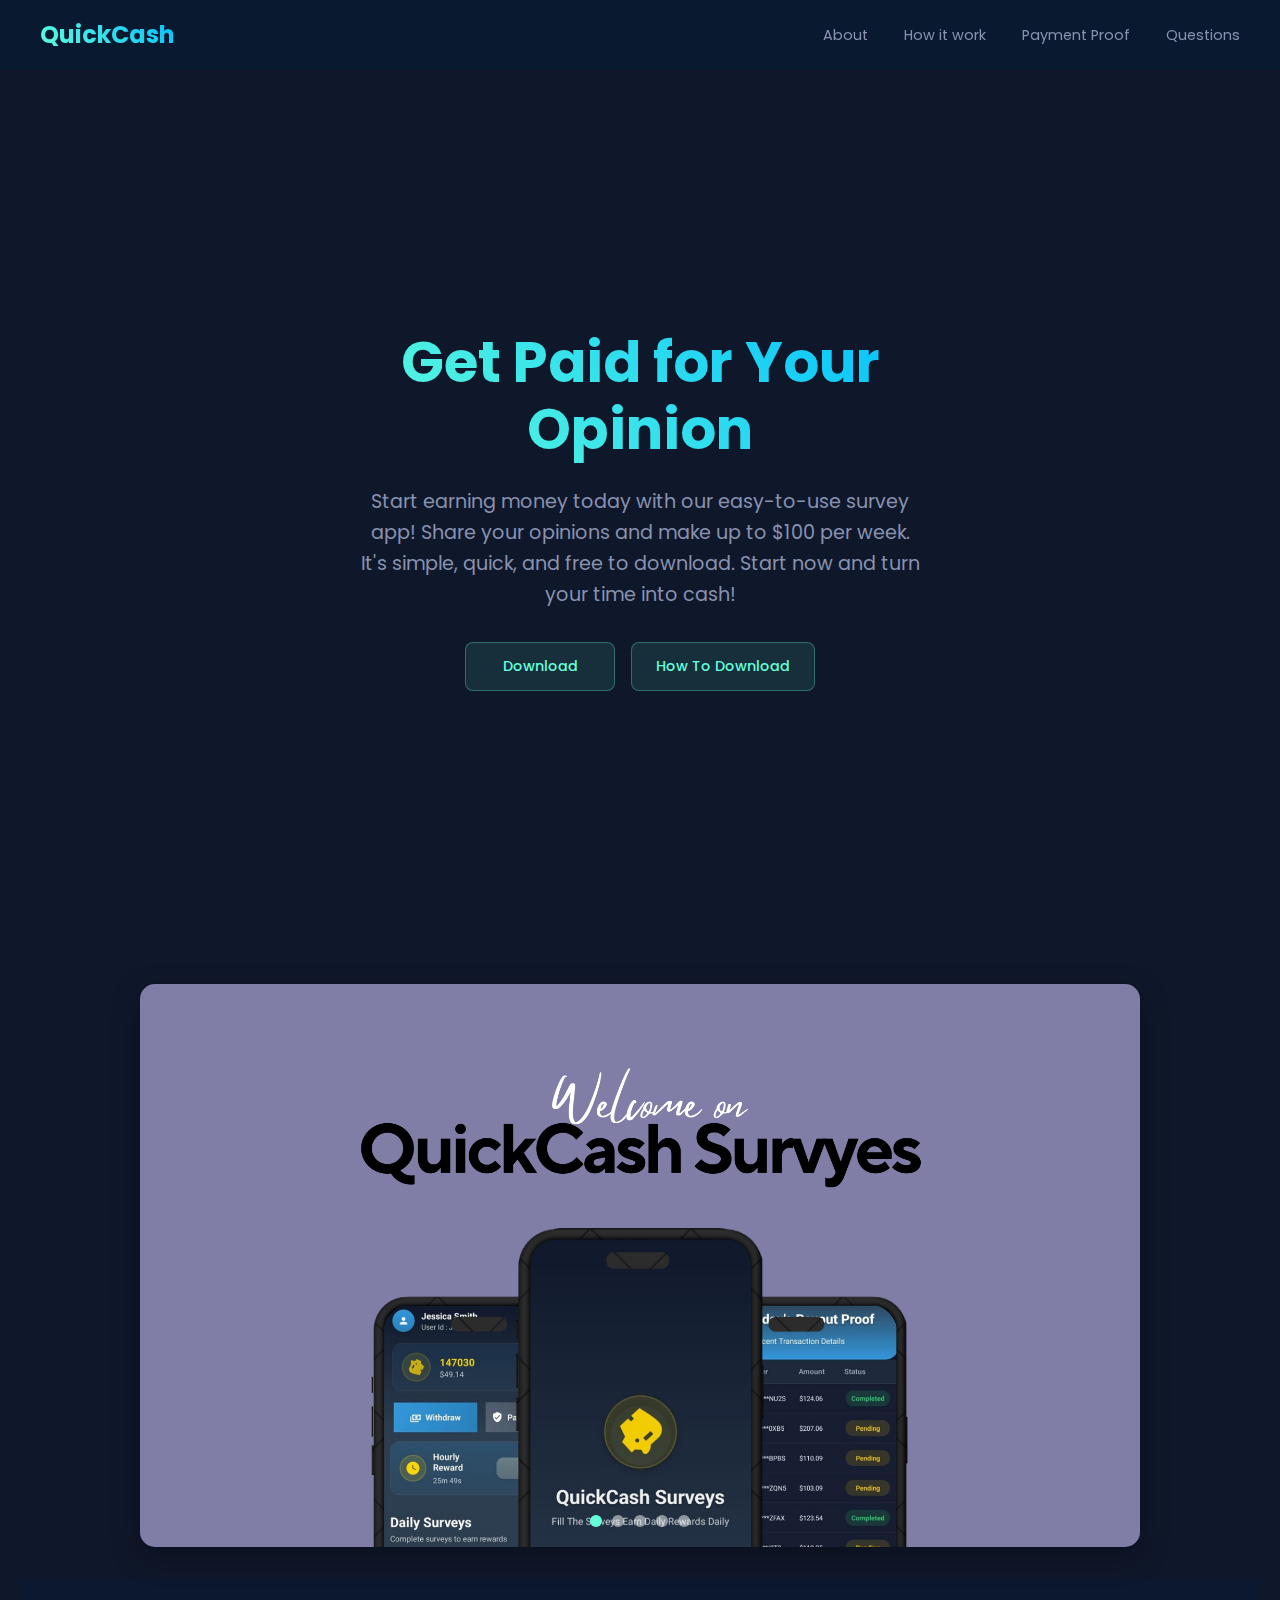
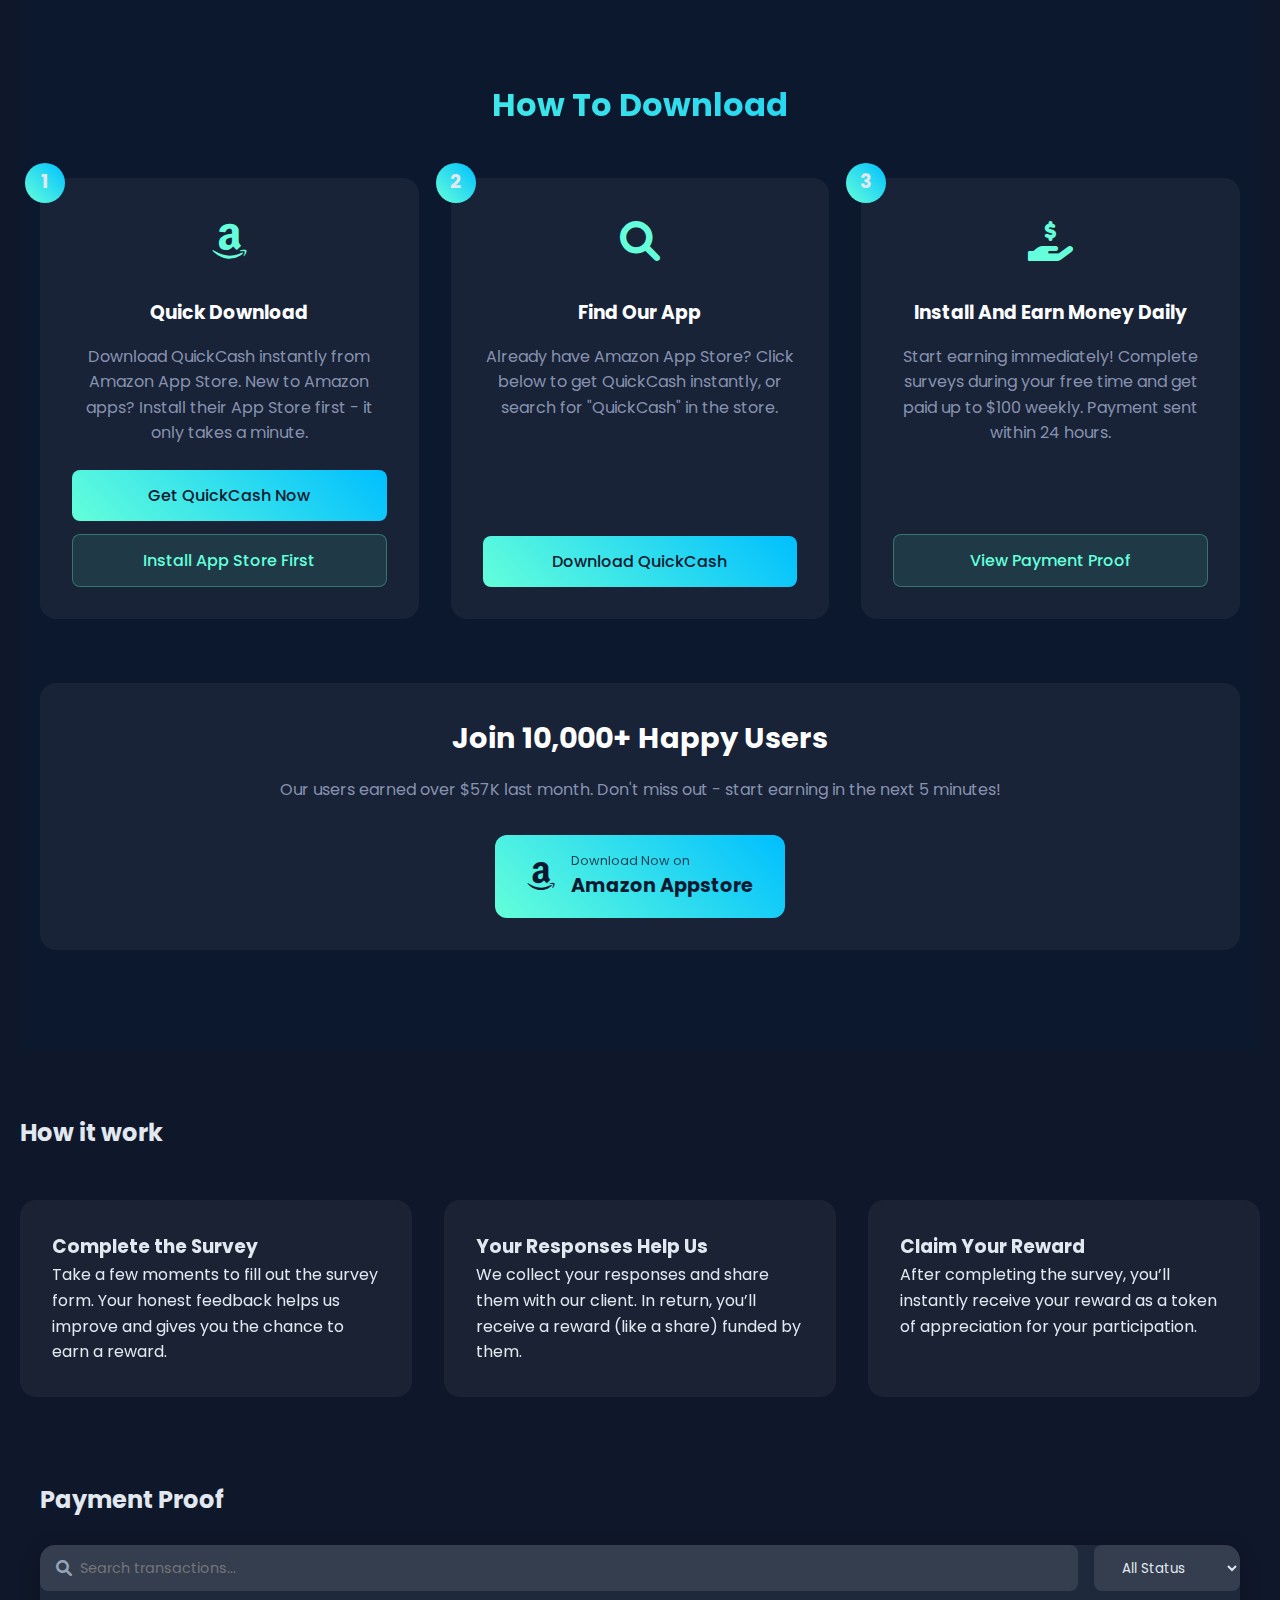
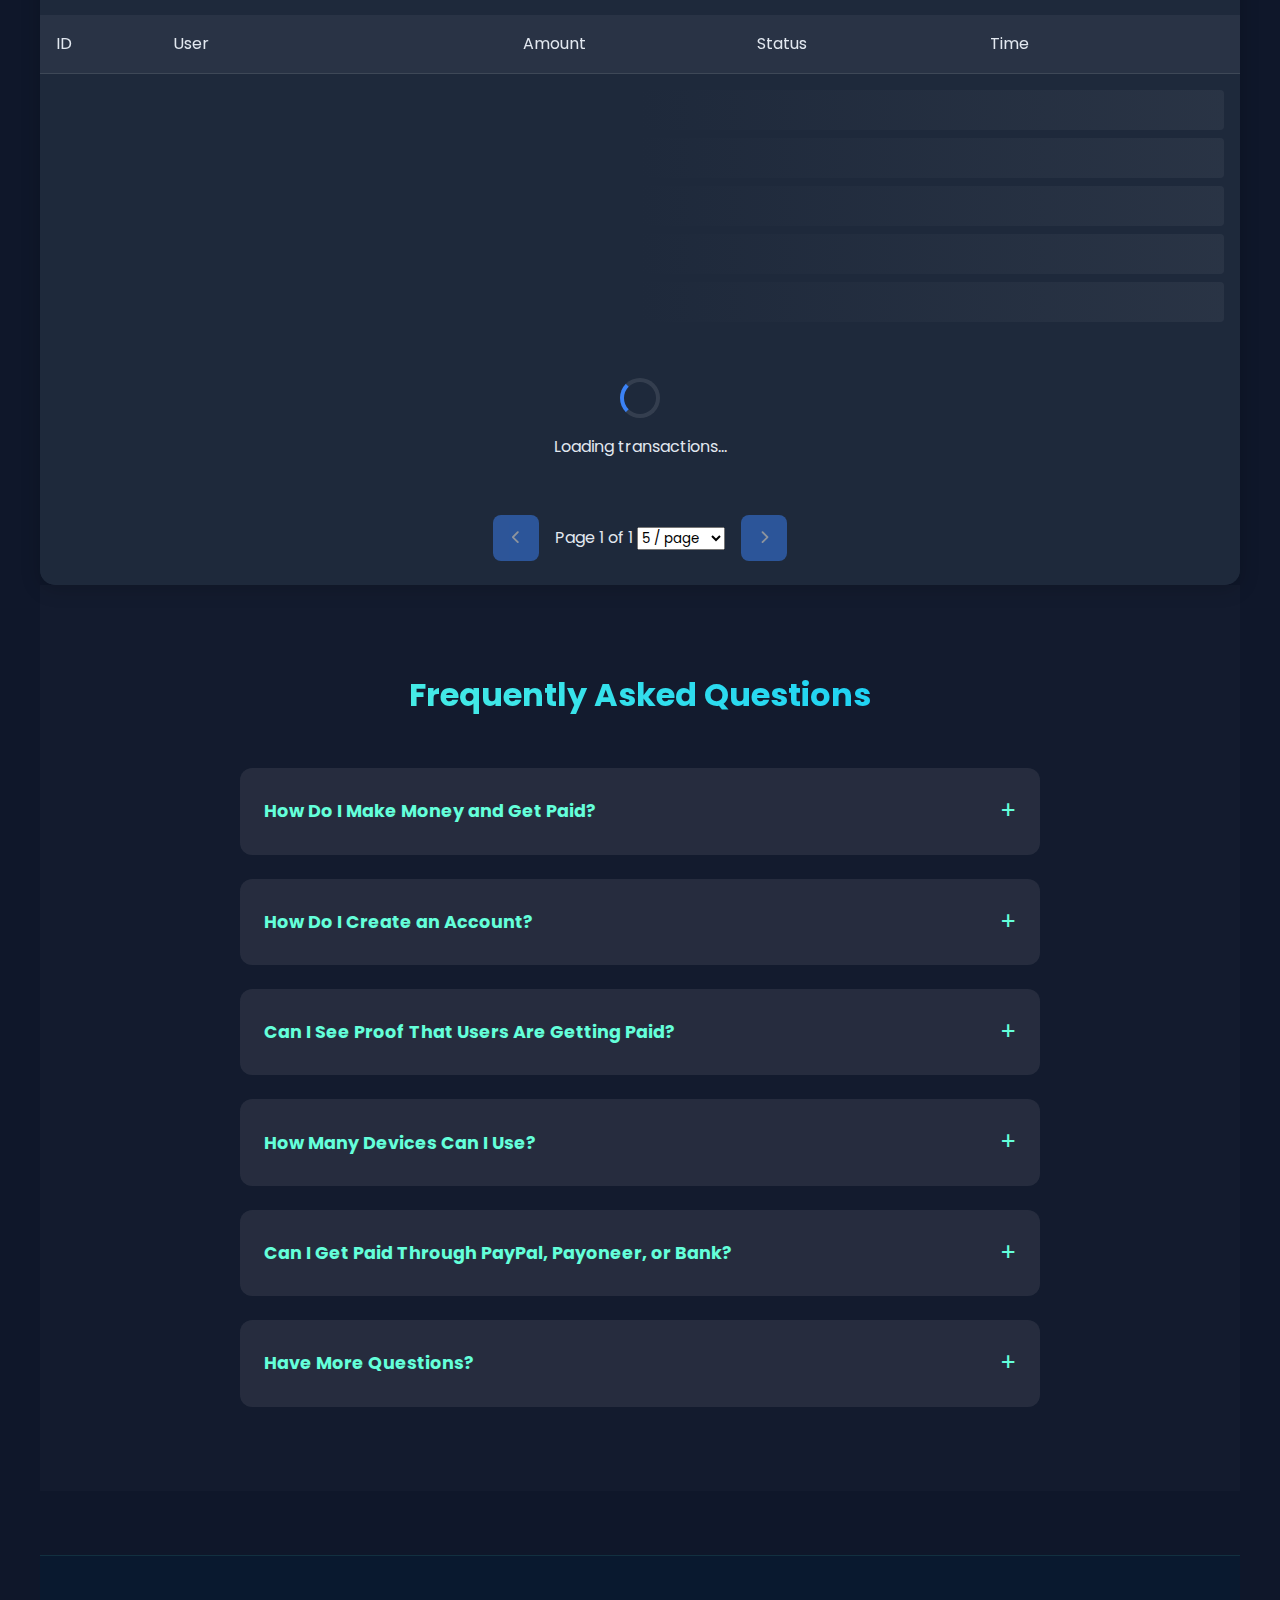
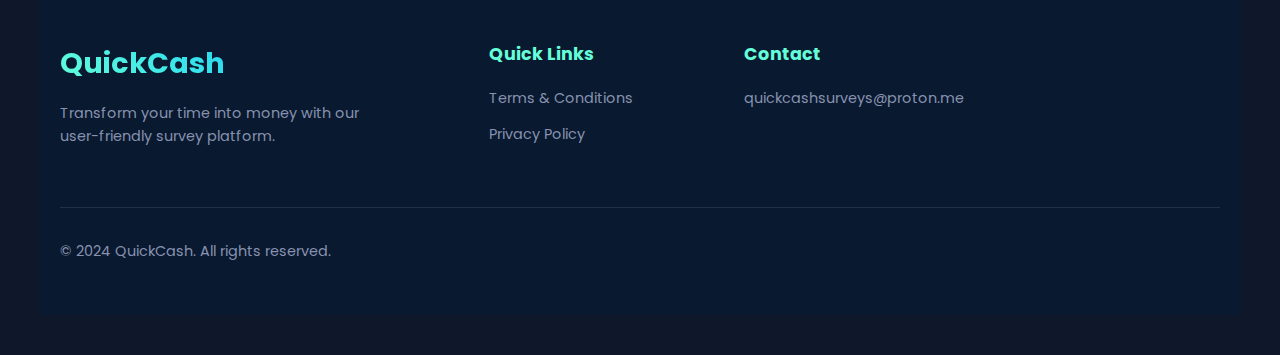
<file: index.html>
<!DOCTYPE html>
<html>

<head>
  <meta name="viewport" content="width=device-width, initial-scale=1.0">
  <link rel="stylesheet" href="style/style.css">
  <link href="https://fonts.googleapis.com/css2?family=Poppins:wght@300;400;500;600;700;800&display=swap" rel="stylesheet">
  <link href="https://cdnjs.cloudflare.com/ajax/libs/font-awesome/6.0.0/css/all.min.css" rel="stylesheet">
  <link href="style/payment.css" rel="stylesheet">
  <!-- Include Adcash library -->
  <script id="aclib" type="text/javascript" src="//acscdn.com/script/aclib.js"></script>
</head>

<body>
  <header>
    <div class="header-content">
      <div class="logo">QuickCash</div>
      <nav>

        <a href="#about">About</a>
        <a href="#features">How it work</a>
        <a href="#payment">Payment Proof</a>
        <a href="#faq">Questions</a>
      </nav>
      <div class="menu-btn">☰</div>
    </div>
  </header>

  <div class="mobile-nav">

    <a href="#about">About</a>
    <a href="#features">How it work</a>
    <a href="#payment">Payment Proof</a>
    <a href="#faq">Quesions</a>
  </div>

  <div class="container">
    <section class="hero">
      <div class="hero-content">
        <h1 class="hero-title">Get Paid for Your Opinion</h1>
        <p class="hero-description">
          Start earning money today with our easy-to-use survey app! Share your opinions and make up to $100 per week.
          It's simple, quick, and free to download. Start now and turn your time into cash!
        </p>
        <div class="download-buttons">
          <a href="" target="_blank">
            <button class="download-btn" onclick="showInterstitial(event)">Download</button>
          </a>
          <a href="#download" target="_blank">
            <button class="download-btn" onclick="showInterstitial(event)">How To Download</button>
          </a>
        </div>
      </div>
    </section>
    <!-- Autotag script remains here -->
    <script type="text/javascript">
      aclib.runAutoTag({
        zoneId: 'lwu8unorde',
      });
    </script>
    <section class="slider-section">
      <div class="slider-container">
        <div class="slider">
          <div class="slide active">
            <img src="asset/img1.png" alt="App Feature 1">
          </div>
          <div class="slide">
            <img src="asset/img2.png" alt="App Feature 2">
          </div>
          <div class="slide">
            <img src="asset/img3.png" alt="App Feature 3">
          </div>
          <div class="slide">
            <img src="asset/img4.png" alt="App Feature 4">
          </div>
          <div class="slide">
            <img src="asset/img5.png" alt="App Feature 5">
          </div>
        </div>
        <div class="slider-nav">
          <span class="slider-dot active"></span>
          <span class="slider-dot"></span>
          <span class="slider-dot"></span>
          <span class="slider-dot"></span>
          <span class="slider-dot"></span>
        </div>
      </div>
    </section>
    <section class="download-guide" id="download">
      <div class="container">
        <h2 class="section-title">How To Download</h2>
        <div class="download-steps">
          <div class="step-card">
            <div class="step-number">1</div>
            <div class="step-icon">
              <i class="fab fa-amazon"></i>
            </div>
            <h3>Quick Download</h3>
            <p>Download QuickCash instantly from Amazon App Store. New to Amazon apps? Install their App Store first - it only takes a minute.</p>
            <div class="step-buttons">
              <a href="https://www.amazon.com/gp/product/B0DTBQ2R9H" class="step-btn primary">Get QuickCash Now</a>
              <a href="https://www.amazon.com/gp/mas/get/amazonapp" class="step-btn secondary">Install App Store First</a>
            </div>
          </div>
    
          <div class="step-card">
            <div class="step-number">2</div>
            <div class="step-icon">
              <i class="fas fa-search"></i>
            </div>
            <h3>Find Our App</h3>
            <p>Already have Amazon App Store? Click below to get QuickCash instantly, or search for "QuickCash" in the store.</p>
            <div class="step-buttons">
              <a href="https://www.amazon.com/gp/product/B0DTBQ2R9H" class="step-btn primary">Download QuickCash</a>
            </div>
          </div>
    
          <!-- <div class="step-card">
            <div class="step-number">3</div>
            <div class="step-icon">
              <i class="fas fa-download"></i>
            </div>
            <h3>Quick Setup</h3>
            <p>Create your account in under 2 minutes. Just add your email, choose a password, and select your preferred payment method.</p>
            <div class="step-buttons">
              <a href="#" class="step-btn primary">Create Account</a>
            </div>
          </div> -->
    
          <div class="step-card">
            <div class="step-number">3</div>
            <div class="step-icon">
              <i class="fas fa-hand-holding-usd"></i>
            </div>
            <h3>Install And Earn Money Daily</h3>
            <p>Start earning immediately! Complete surveys during your free time and get paid up to $100 weekly. Payment sent within 24 hours.</p>
            <div class="step-buttons">
              <a href="#payment" class="step-btn secondary">View Payment Proof</a>
            </div>
          </div>
        </div>
    
        <div class="download-cta">
          <h3>Join 10,000+ Happy Users</h3>
          <p>Our users earned over $57K last month. Don't miss out - start earning in the next 5 minutes!</p>
          <div class="store-buttons">
            <a href="#" class="store-btn amazon">
              <i class="fab fa-amazon"></i>
              <div class="btn-text">
                <span>Download Now on</span>
                <strong>Amazon Appstore</strong>
              </div>
            </a>
          </div>
        </div>
      </div>
    </section>
    <section class="features" id="features">
      <h2>How it work</h2>
      <div class="features-grid">
        <div class="feature-card">
          <h3>Complete the Survey</h3>
          <p>Take a few moments to fill out the survey form. Your honest feedback helps us improve and gives you the
            chance to earn a reward.

          </p>
        </div>
        <div class="feature-card">
          <h3>Your Responses Help Us</h3>
          <p>We collect your responses and share them with our client. In return, you’ll receive a reward (like a share)
            funded by them.</p>
        </div>
        <div class="feature-card">
          <h3>Claim Your Reward</h3>
          <p>After completing the survey, you’ll instantly receive your reward as a token of appreciation for your
            participation.</p>
        </div>
      </div>

    </section>
    <div class="container" id="payment">
      <!-- Header Section -->
      <!-- <header class="banner">
          <h1>Yesterday's Payout Proof</h1>
          <p>Recent Transaction Details</p>
      </header> -->

      <!-- Main Content -->
      <h2>Payment Proof</h2>
      <br>
      <main class="table-container">
        
        <!-- Search and Filter Section -->
        <div class="controls">
          <div class="search-box">
            <i class="fas fa-search"></i>
            <input type="text" id="searchInput" placeholder="Search transactions...">
          </div>
          <div class="filter-box">
            <select id="statusFilter">
              <option value="all">All Status</option>
              <option value="completed">Completed</option>
              <option value="pending">Pending</option>
            </select>
          </div>
        </div>

        <!-- Table Header -->
        <div class="table-header">
          <span>ID</span>
          <span>User</span>
          <span>Amount</span>
          <span>Status</span>
          <span>Time</span>
        </div>

        <!-- Table Content -->
        <div id="table-content">
          <!-- Loading Skeleton -->
          <div class="skeleton-loader">
            <div class="skeleton-row"></div>
            <div class="skeleton-row"></div>
            <div class="skeleton-row"></div>
            <div class="skeleton-row"></div>
            <div class="skeleton-row"></div>
          </div>
        </div>

        <!-- Loading Spinner -->
        <div class="loading-spinner" id="loadingSpinner">
          <div class="spinner"></div>
          <p>Loading transactions...</p>
        </div>

        <!-- Pagination -->
        <div class="pagination">
          <button id="prev-btn" class="page-btn" disabled>
            <i class="fas fa-chevron-left"></i>
          </button>
          <div class="page-info">
            <span id="page-info">Page 1 of 1</span>
            <select id="itemsPerPage">
              <option value="5" selected>5 / page</option>
              <option value="10">10 / page</option>
              <option value="20">20 / page</option>
              <option value="50">50 / page</option>
            </select>
          </div>
          <button id="next-btn" class="page-btn" disabled>
            <i class="fas fa-chevron-right"></i>
          </button>
        </div>
      </main>



      <section class="faq-section" id="faq">
        <div class="container">
          <h2 class="section-title">Frequently Asked Questions</h2>
          <div class="faq-grid">
            <div class="faq-item">
              <div class="faq-header">
                <h3>How Do I Make Money and Get Paid?</h3>
                <span class="faq-icon">+</span>
              </div>
              <div class="faq-content">
                <p>Simply complete tasks, surveys, or activities in the app. Once you meet the payout requirements,
                  you'll receive your earnings directly through your preferred payment method.</p>
              </div>
            </div>

            <div class="faq-item">
              <div class="faq-header">
                <h3>How Do I Create an Account?</h3>
                <span class="faq-icon">+</span>
              </div>
              <div class="faq-content">
                <p>When you open the app, a registration page will appear where you can easily create your account and
                  start earning.</p>
              </div>
            </div>

            <div class="faq-item">
              <div class="faq-header">
                <h3>Can I See Proof That Users Are Getting Paid?</h3>
                <span class="faq-icon">+</span>
              </div>
              <div class="faq-content">
                <p>Absolutely! We believe in complete transparency. We regularly show proof of payouts to our users,
                  ensuring trust and confidence in our platform.</p>
              </div>
            </div>

            <div class="faq-item">
              <div class="faq-header">
                <h3>How Many Devices Can I Use?</h3>
                <span class="faq-icon">+</span>
              </div>
              <div class="faq-content">
                <p>You can use one device per household. Any attempts to use multiple devices or bots to gain credits
                  will be detected and lead to account suspension, with no payouts.</p>
              </div>
            </div>

            <div class="faq-item">
              <div class="faq-header">
                <h3>Can I Get Paid Through PayPal, Payoneer, or Bank?</h3>
                <span class="faq-icon">+</span>
              </div>
              <div class="faq-content">
                <p>Yes! We offer payouts via PayPal, Payoneer, and direct bank transfers for your convenience.</p>
              </div>
            </div>

            <div class="faq-item">
              <div class="faq-header">
                <h3>Have More Questions?</h3>
                <span class="faq-icon">+</span>
              </div>
              <div class="faq-content">
                <p>We're here to help! Reach out to us anytime at quickcashsurveys@proton.me, and we'll get back to you
                  as soon as possible.</p>
              </div>
            </div>
          </div>
        </div>
      </section>
      <footer class="footer" id="footer">
        <div class="container">
          <div class="footer-content">
            <div class="footer-brand">
              <div class="footer-logo">QuickCash</div>
              <p class="footer-description">Transform your time into money with our user-friendly survey platform.</p>
            </div>

            <div class="footer-links">


              <div class="footer-section">
                <h4>Quick Links</h4>
                <a href="/terms-conditon.html">Terms & Conditions</a>
                <a href="/Privacy-Policy.html">Privacy Policy</a>
              </div>

              <div class="footer-section">
                <h4>Contact</h4>
                <a href="mailto:quickcashsurveys@proton.me">quickcashsurveys@proton.me</a>
              </div>
            </div>
          </div>

          <div class="footer-bottom">
            <p>&copy; 2024 QuickCash. All rights reserved.</p>

          </div>
        </div>

        <style>
          .footer {
            background: rgba(10, 25, 47, 0.95);
            padding: 4rem 0 2rem;
            margin-top: 4rem;
            border-top: 1px solid rgba(100, 255, 218, 0.1);
          }

          .footer-content {
            display: grid;
            grid-template-columns: 1fr 2fr;
            gap: 4rem;
            margin-bottom: 3rem;
          }

          .footer-brand {
            max-width: 300px;
          }

          .footer-logo {
            font-size: 1.8rem;
            font-weight: bold;
            background: linear-gradient(45deg, #64ffda, #00bfff);
            -webkit-background-clip: text;
            background-clip: text;
            color: transparent;
            margin-bottom: 1rem;
          }

          .footer-description {
            color: #8892b0;
            line-height: 1.6;
            font-size: 0.9rem;
          }

          .footer-links {
            display: grid;
            grid-template-columns: repeat(3, 1fr);
            gap: 2rem;
          }

          .footer-section h4 {
            color: #64ffda;
            margin-bottom: 1.2rem;
            font-size: 1.1rem;
          }

          .footer-section a {
            display: block;
            color: #8892b0;
            text-decoration: none;
            margin-bottom: 0.8rem;
            font-size: 0.9rem;
            transition: color 0.3s ease;
          }

          .footer-section a:hover {
            color: #64ffda;
          }

          .footer-bottom {
            padding-top: 2rem;
            border-top: 1px solid rgba(255, 255, 255, 0.1);
            display: flex;
            justify-content: space-between;
            align-items: center;
            color: #8892b0;
            font-size: 0.9rem;
          }

          .social-links {
            display: flex;
            gap: 1.5rem;
          }

          .social-links a {
            color: #8892b0;
            font-size: 1.2rem;
            transition: color 0.3s ease;
          }

          .social-links a:hover {
            color: #64ffda;
          }

          @media (max-width: 768px) {
            .footer {
              padding: 3rem 1rem 2rem;
            }

            .footer-content {
              grid-template-columns: 1fr;
              gap: 2rem;
            }

            .footer-brand {
              text-align: center;
              margin: 0 auto;
            }

            .footer-links {
              grid-template-columns: 1fr;
              text-align: center;
            }

            .footer-bottom {
              flex-direction: column;
              gap: 1rem;
              text-align: center;
            }

            .social-links {
              justify-content: center;
            }
          }
        </style>
      </footer>
    </div>
  </div>
  <script src="js/app.js"></script>
  <script src="js/payment.js"></script>
  <script>
    document.querySelectorAll('.faq-header').forEach(header => {
      header.addEventListener('click', () => {
        const item = header.parentElement;
        const isActive = item.classList.contains('active');

        // Close all items
        document.querySelectorAll('.faq-item').forEach(faqItem => {
          faqItem.classList.remove('active');
        });

        // Open clicked item if it wasn't active
        if (!isActive) {
          item.classList.add('active');
        }
      });
    });

    function showInterstitial(event) {
      // Prevent default link behavior temporarily (optional, remove if you want link to proceed immediately)
      event.preventDefault();
      const link = event.target.closest('a'); // Get the parent <a> tag

      if (typeof aclib !== 'undefined' && typeof aclib.runInterstitial === 'function') {
        aclib.runInterstitial({
          zoneId: '9607518'
        });
        // Proceed to the link after ad (optional delay)
        setTimeout(() => {
          if (link) window.location.href = link.href;
        }, 500); // Adjust delay as needed (500ms gives ad time to trigger)
      } else {
        alert('Oops! The ad couldn’t load. Please try again or check your connection.');
        // Proceed to the link even if ad fails
        if (link) window.location.href = link.href;
      }
    }
  </script>
</body>

</html>
</file>
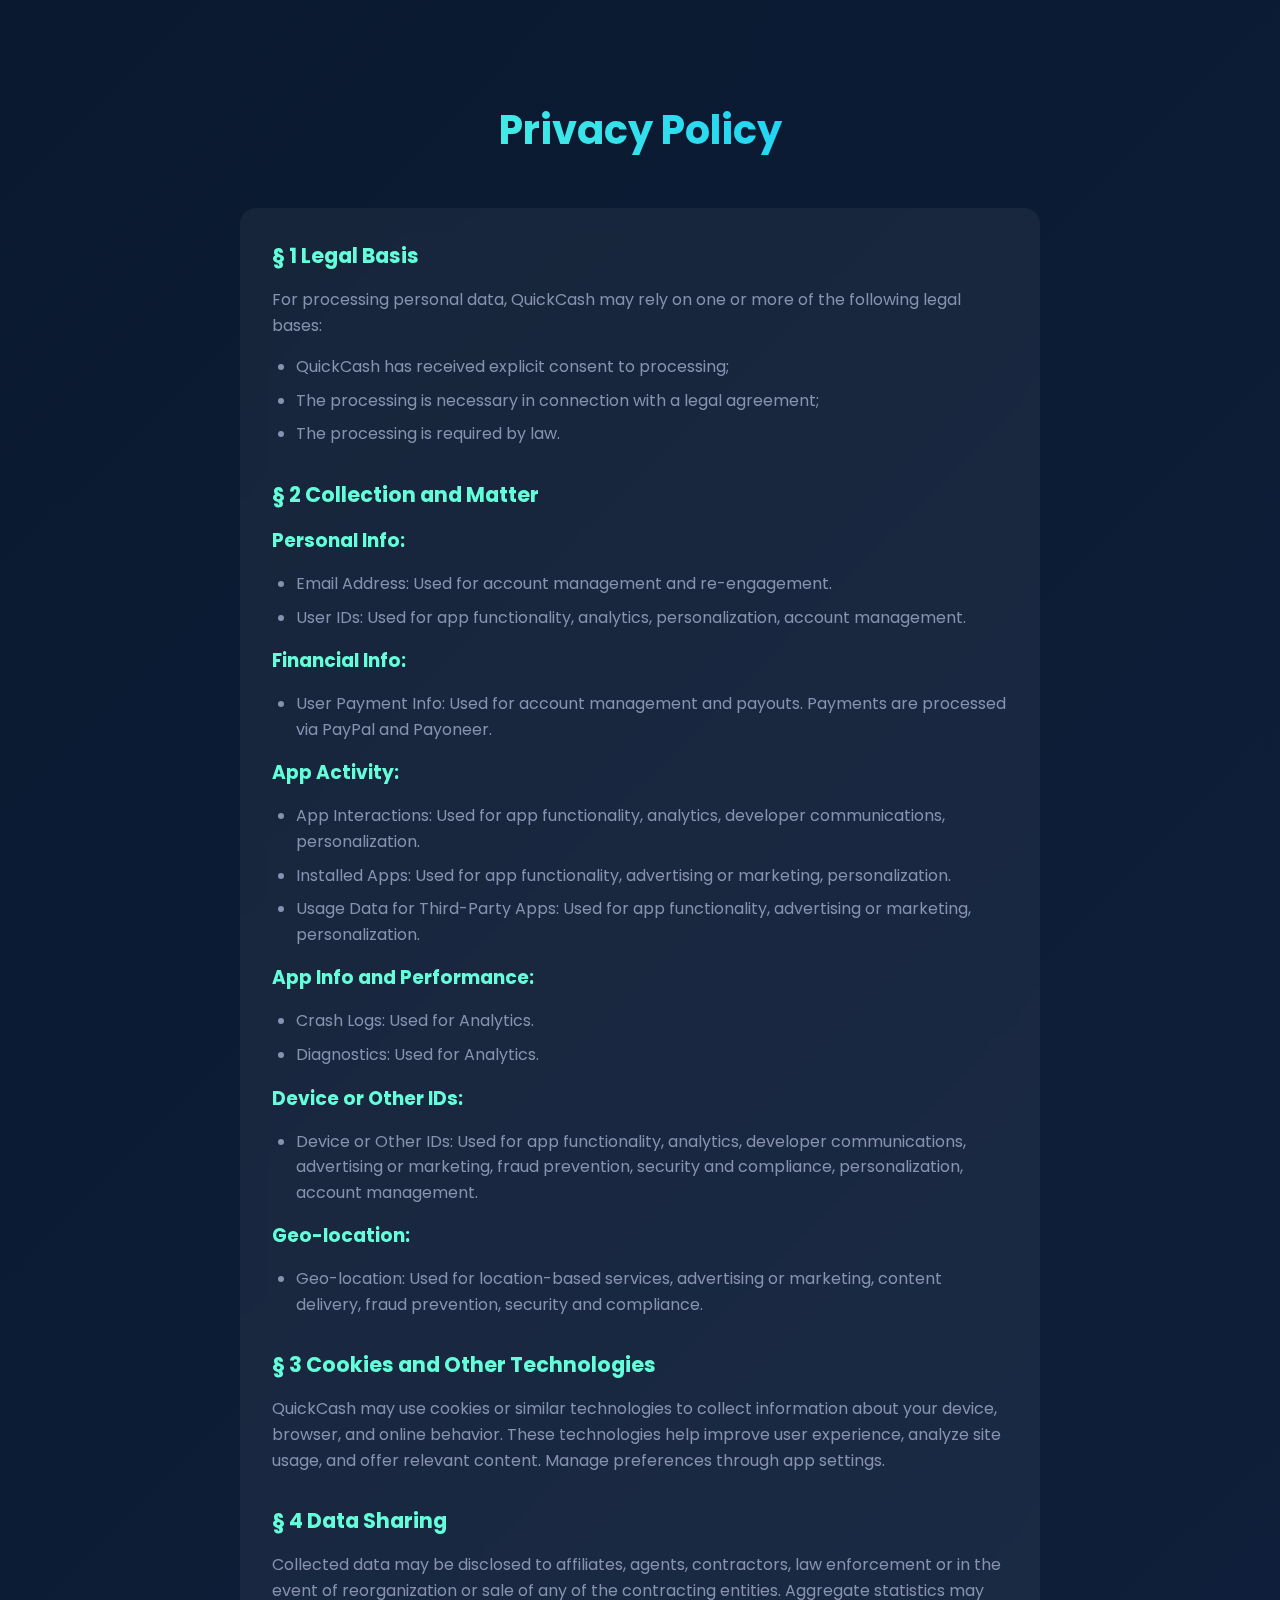
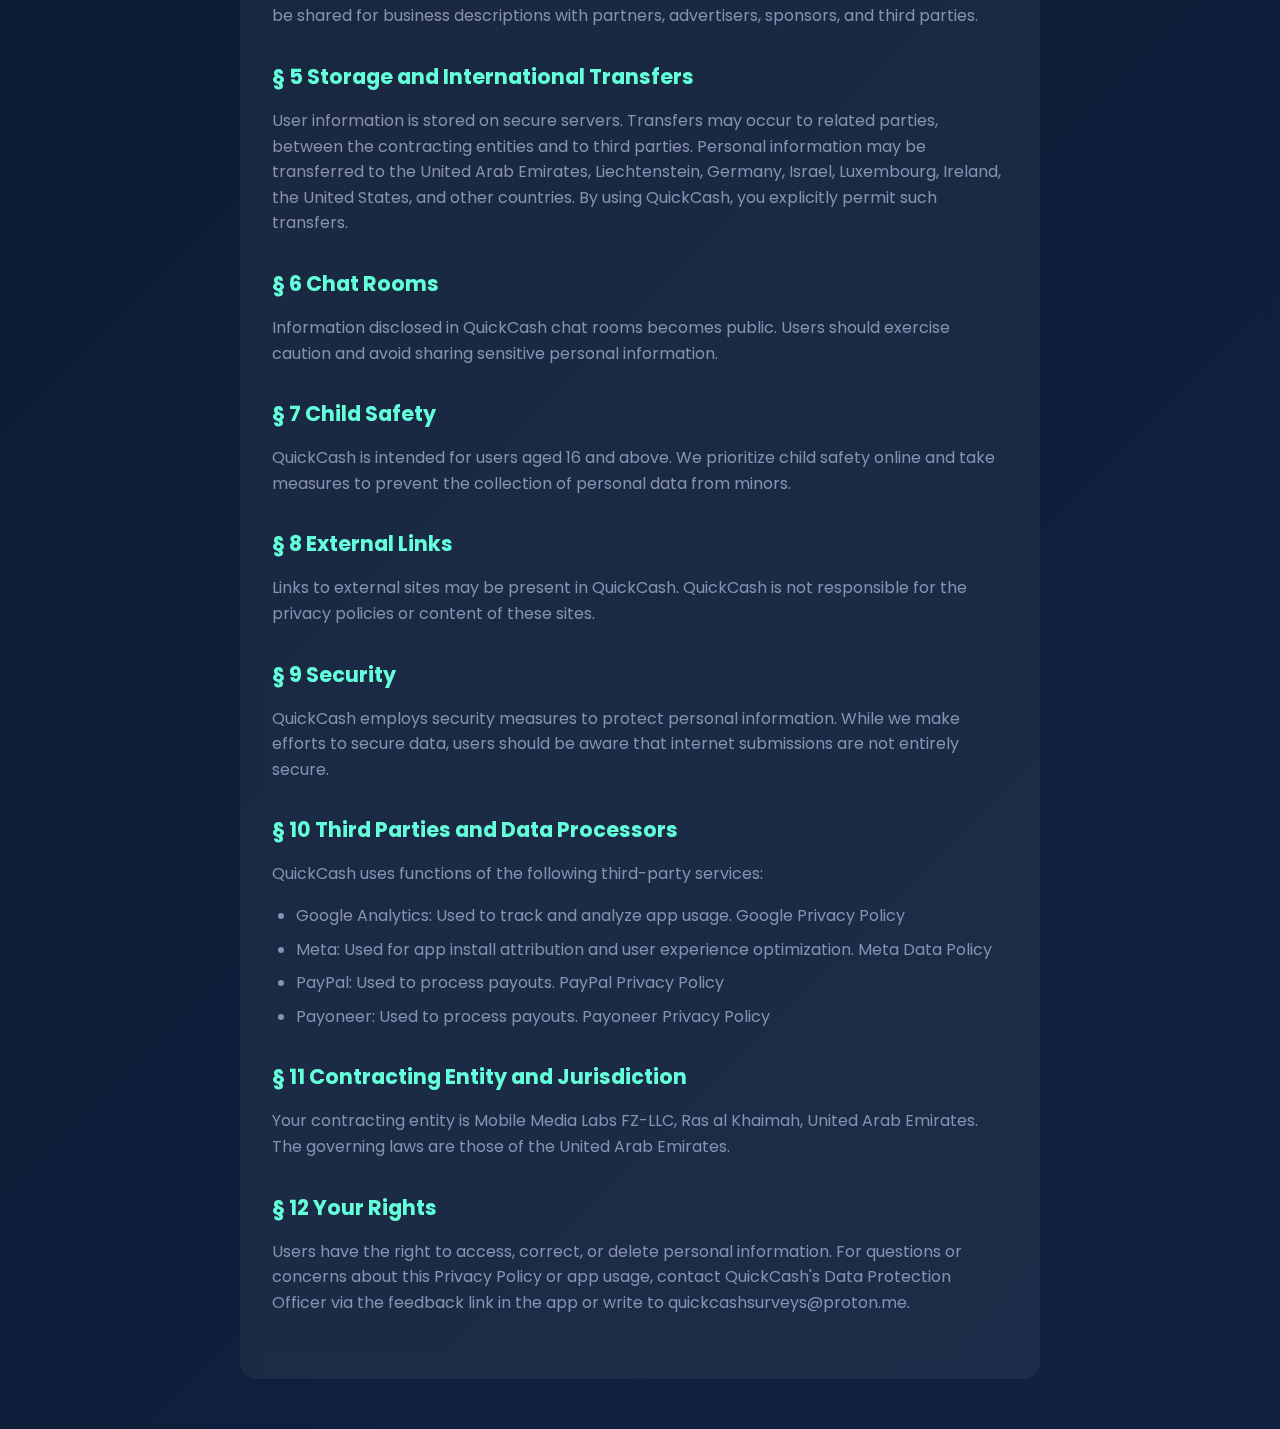
<file: Privacy-Policy.html>
<!DOCTYPE html>
<html>
<head>
    <meta name="viewport" content="width=device-width, initial-scale=1.0">
    <link rel="stylesheet" href="style/style.css">
    <link href="https://fonts.googleapis.com/css2?family=Poppins:wght@300;400;500;600;700;800&display=swap" rel="stylesheet">
    <link href="https://cdnjs.cloudflare.com/ajax/libs/font-awesome/6.0.0/css/all.min.css" rel="stylesheet">
    <title>Privacy Policy - QuickCash</title>
    <style>
        .privacy-container {
            padding-top: 100px;
            padding-bottom: 50px;
            max-width: 800px;
            margin: 0 auto;
        }

        .privacy-header {
            text-align: center;
            margin-bottom: 3rem;
        }

        .privacy-header h1 {
            font-size: 2.5rem;
            background: linear-gradient(45deg, #64ffda, #00bfff);
            -webkit-background-clip: text;
            background-clip: text;
            color: transparent;
            margin-bottom: 1rem;
        }

        .privacy-content {
            background: rgba(255, 255, 255, 0.05);
            padding: 2rem;
            border-radius: 16px;
            backdrop-filter: blur(10px);
        }

        .privacy-section {
            margin-bottom: 2rem;
        }

        .privacy-section h2 {
            color: #64ffda;
            margin-bottom: 1rem;
            font-size: 1.3rem;
        }

        .privacy-section p {
            color: #8892b0;
            line-height: 1.6;
            margin-bottom: 1rem;
        }

        .privacy-section ul {
            color: #8892b0;
            padding-left: 1.5rem;
            margin-bottom: 1rem;
        }

        .privacy-section li {
            margin-bottom: 0.5rem;
            line-height: 1.6;
        }

        @media (max-width: 768px) {
            .privacy-container {
                padding: 80px 15px 30px;
            }

            .privacy-header h1 {
                font-size: 2rem;
            }

            .privacy-content {
                padding: 1.5rem;
            }
        }
    </style>
</head>
<body>
   

    <div class="privacy-container">
        <div class="privacy-header">
            <h1>Privacy Policy</h1>
        </div>

        <div class="privacy-content">
           
            <div class="privacy-section">
                <h2>§ 1 Legal Basis</h2>
                <p>For processing personal data, QuickCash may rely on one or more of the following legal bases:</p>
                <ul>
                    <li>QuickCash has received explicit consent to processing;</li>
                    <li>The processing is necessary in connection with a legal agreement;</li>
                    <li>The processing is required by law.</li>
                </ul>
            </div>

            <div class="privacy-section">
                <h2>§ 2 Collection and Matter</h2>
                <h3 style="color: #64ffda; margin: 1rem 0;">Personal Info:</h3>
                <ul>
                    <li>Email Address: Used for account management and re-engagement.</li>
                    <li>User IDs: Used for app functionality, analytics, personalization, account management.</li>
                </ul>

                <h3 style="color: #64ffda; margin: 1rem 0;">Financial Info:</h3>
                <ul>
                    <li>User Payment Info: Used for account management and payouts. Payments are processed via PayPal and Payoneer.</li>
                </ul>

                <h3 style="color: #64ffda; margin: 1rem 0;">App Activity:</h3>
                <ul>
                    <li>App Interactions: Used for app functionality, analytics, developer communications, personalization.</li>
                    <li>Installed Apps: Used for app functionality, advertising or marketing, personalization.</li>
                    <li>Usage Data for Third-Party Apps: Used for app functionality, advertising or marketing, personalization.</li>
                </ul>

                <h3 style="color: #64ffda; margin: 1rem 0;">App Info and Performance:</h3>
                <ul>
                    <li>Crash Logs: Used for Analytics.</li>
                    <li>Diagnostics: Used for Analytics.</li>
                </ul>

                <h3 style="color: #64ffda; margin: 1rem 0;">Device or Other IDs:</h3>
                <ul>
                    <li>Device or Other IDs: Used for app functionality, analytics, developer communications, advertising or marketing, fraud prevention, security and compliance, personalization, account management.</li>
                </ul>

                <h3 style="color: #64ffda; margin: 1rem 0;">Geo-location:</h3>
                <ul>
                    <li>Geo-location: Used for location-based services, advertising or marketing, content delivery, fraud prevention, security and compliance.</li>
                </ul>
            </div>

            <div class="privacy-section">
                <h2>§ 3 Cookies and Other Technologies</h2>
                <p>QuickCash may use cookies or similar technologies to collect information about your device, browser, and online behavior. These technologies help improve user experience, analyze site usage, and offer relevant content. Manage preferences through app settings.</p>
            </div>

            <div class="privacy-section">
                <h2>§ 4 Data Sharing</h2>
                <p>Collected data may be disclosed to affiliates, agents, contractors, law enforcement or in the event of reorganization or sale of any of the contracting entities. Aggregate statistics may be shared for business descriptions with partners, advertisers, sponsors, and third parties.</p>
            </div>

            <div class="privacy-section">
                <h2>§ 5 Storage and International Transfers</h2>
                <p>User information is stored on secure servers. Transfers may occur to related parties, between the contracting entities and to third parties. Personal information may be transferred to the United Arab Emirates, Liechtenstein, Germany, Israel, Luxembourg, Ireland, the United States, and other countries. By using QuickCash, you explicitly permit such transfers.</p>
            </div>

            <div class="privacy-section">
                <h2>§ 6 Chat Rooms</h2>
                <p>Information disclosed in QuickCash chat rooms becomes public. Users should exercise caution and avoid sharing sensitive personal information.</p>
            </div>

            <div class="privacy-section">
                <h2>§ 7 Child Safety</h2>
                <p>QuickCash is intended for users aged 16 and above. We prioritize child safety online and take measures to prevent the collection of personal data from minors.</p>
            </div>

            <div class="privacy-section">
                <h2>§ 8 External Links</h2>
                <p>Links to external sites may be present in QuickCash. QuickCash is not responsible for the privacy policies or content of these sites.</p>
            </div>

            <div class="privacy-section">
                <h2>§ 9 Security</h2>
                <p>QuickCash employs security measures to protect personal information. While we make efforts to secure data, users should be aware that internet submissions are not entirely secure.</p>
            </div>

            <div class="privacy-section">
                <h2>§ 10 Third Parties and Data Processors</h2>
                <p>QuickCash uses functions of the following third-party services:</p>
                <ul>
                    <li>Google Analytics: Used to track and analyze app usage. Google Privacy Policy</li>
                    <li>Meta: Used for app install attribution and user experience optimization. Meta Data Policy</li>
                    <li>PayPal: Used to process payouts. PayPal Privacy Policy</li>
                    <li>Payoneer: Used to process payouts. Payoneer Privacy Policy</li>
                </ul>
            </div>

            <div class="privacy-section">
                <h2>§ 11 Contracting Entity and Jurisdiction</h2>
                <p>Your contracting entity is Mobile Media Labs FZ-LLC, Ras al Khaimah, United Arab Emirates. The governing laws are those of the United Arab Emirates.</p>
            </div>

            <div class="privacy-section">
                <h2>§ 12 Your Rights</h2>
                <p>Users have the right to access, correct, or delete personal information. For questions or concerns about this Privacy Policy or app usage, contact QuickCash's Data Protection Officer via the feedback link in the app or write to quickcashsurveys@proton.me.</p>
            </div>
        </div>
    </div>

    <!-- Footer section -->
   
</body>
</html>
</file>
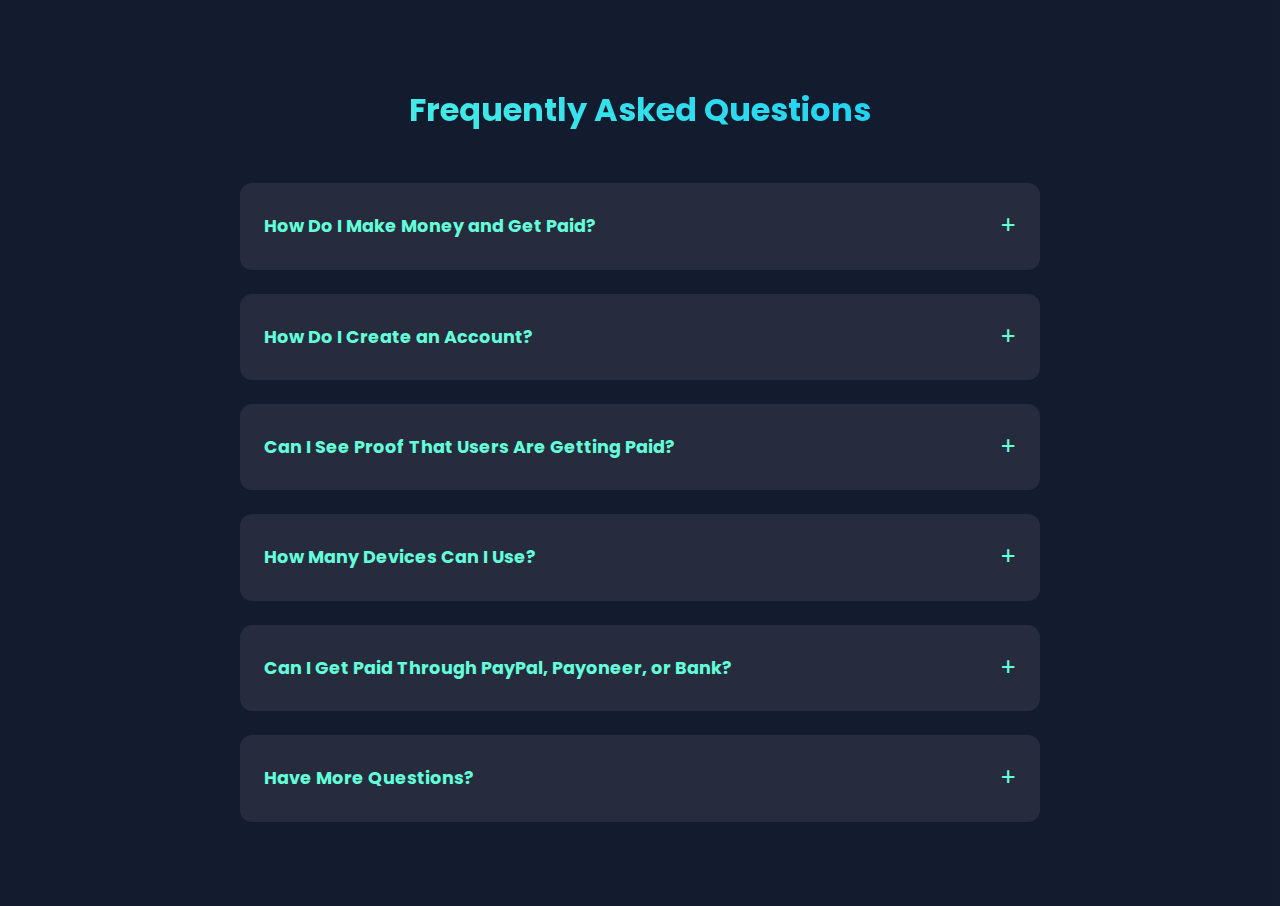
<file: Queston.html>
<!DOCTYPE html>
<html lang="en">
<head>
    <meta charset="UTF-8">
    <meta name="viewport" content="width=device-width, initial-scale=1.0">
    <title>Document</title>
    <link rel="stylesheet" href="style/style.css">
    <link href="https://fonts.googleapis.com/css2?family=Poppins:wght@300;400;500;600;700;800&display=swap" rel="stylesheet">
    <link href="https://fonts.googleapis.com/css2?family=Poppins:wght@300;400;500;600;700;800&display=swap" rel="stylesheet">
    <link href="https://cdnjs.cloudflare.com/ajax/libs/font-awesome/6.0.0/css/all.min.css" rel="stylesheet">
    <link href="style/payment.css" rel="stylesheet">
  </head>
</head>
<body>
    <section class="faq-section" id="faq">
        <div class="container">
          <h2 class="section-title">Frequently Asked Questions</h2>
          <div class="faq-grid">
            <div class="faq-item">
              <div class="faq-header">
                <h3>How Do I Make Money and Get Paid?</h3>
                <span class="faq-icon">+</span>
              </div>
              <div class="faq-content">
                <p>Simply complete tasks, surveys, or activities in the app. Once you meet the payout requirements, you'll receive your earnings directly through your preferred payment method.</p>
              </div>
            </div>
      
            <div class="faq-item">
              <div class="faq-header">
                <h3>How Do I Create an Account?</h3>
                <span class="faq-icon">+</span>
              </div>
              <div class="faq-content">
                <p>When you open the app, a registration page will appear where you can easily create your account and start earning.</p>
              </div>
            </div>
      
            <div class="faq-item">
              <div class="faq-header">
                <h3>Can I See Proof That Users Are Getting Paid?</h3>
                <span class="faq-icon">+</span>
              </div>
              <div class="faq-content">
                <p>Absolutely! We believe in complete transparency. We regularly show proof of payouts to our users, ensuring trust and confidence in our platform.</p>
              </div>
            </div>
      
            <div class="faq-item">
              <div class="faq-header">
                <h3>How Many Devices Can I Use?</h3>
                <span class="faq-icon">+</span>
              </div>
              <div class="faq-content">
                <p>You can use one device per household. Any attempts to use multiple devices or bots to gain credits will be detected and lead to account suspension, with no payouts.</p>
              </div>
            </div>
      
            <div class="faq-item">
              <div class="faq-header">
                <h3>Can I Get Paid Through PayPal, Payoneer, or Bank?</h3>
                <span class="faq-icon">+</span>
              </div>
              <div class="faq-content">
                <p>Yes! We offer payouts via PayPal, Payoneer, and direct bank transfers for your convenience.</p>
              </div>
            </div>
      
            <div class="faq-item">
              <div class="faq-header">
                <h3>Have More Questions?</h3>
                <span class="faq-icon">+</span>
              </div>
              <div class="faq-content">
                <p>We're here to help! Reach out to us anytime at quickcashsurveys@proton.me, and we'll get back to you as soon as possible.</p>
              </div>
            </div>
          </div>
        </div>
      
        <style>
          .faq-section {
            padding: 4rem 0;
            background: rgba(255, 255, 255, 0.02);
          }
      
          .section-title {
            text-align: center;
            font-size: 2rem;
            margin-bottom: 3rem;
            background: linear-gradient(45deg, #64ffda, #00bfff);
            -webkit-background-clip: text;
            background-clip: text;
            color: transparent;
          }
      
          .faq-grid {
            display: grid;
            gap: 1.5rem;
            max-width: 800px;
            margin: 0 auto;
          }
      
          .faq-item {
            background: rgba(255, 255, 255, 0.05);
            border-radius: 12px;
            overflow: hidden;
            transition: all 0.3s ease;
          }
      
          .faq-item:hover {
            transform: translateY(-2px);
            box-shadow: 0 4px 20px rgba(0, 0, 0, 0.2);
          }
      
          .faq-header {
            padding: 1.5rem;
            display: flex;
            justify-content: space-between;
            align-items: center;
            cursor: pointer;
            background: rgba(255, 255, 255, 0.03);
          }
      
          .faq-header h3 {
            font-size: 1.1rem;
            color: #64ffda;
            margin: 0;
          }
      
          .faq-icon {
            color: #64ffda;
            font-size: 1.5rem;
            transition: transform 0.3s ease;
          }
      
          .faq-item.active .faq-icon {
            transform: rotate(45deg);
          }
      
          .faq-content {
            max-height: 0;
            overflow: hidden;
            transition: all 0.3s ease;
          }
      
          .faq-item.active .faq-content {
            max-height: 200px;
            padding: 1.5rem;
          }
      
          .faq-content p {
            margin: 0;
            color: #8892b0;
            line-height: 1.6;
          }
      
          @media (max-width: 768px) {
            .faq-section {
              padding: 3rem 1rem;
            }
      
            .section-title {
              font-size: 1.75rem;
            }
      
            .faq-header h3 {
              font-size: 1rem;
            }
          }
        </style>
      
        <script>
          document.querySelectorAll('.faq-header').forEach(header => {
            header.addEventListener('click', () => {
              const item = header.parentElement;
              const isActive = item.classList.contains('active');
              
              // Close all items
              document.querySelectorAll('.faq-item').forEach(faqItem => {
                faqItem.classList.remove('active');
              });
      
              // Open clicked item if it wasn't active
              if (!isActive) {
                item.classList.add('active');
              }
            });
          });
        </script>
      </section>
</body>
</html>
</file>
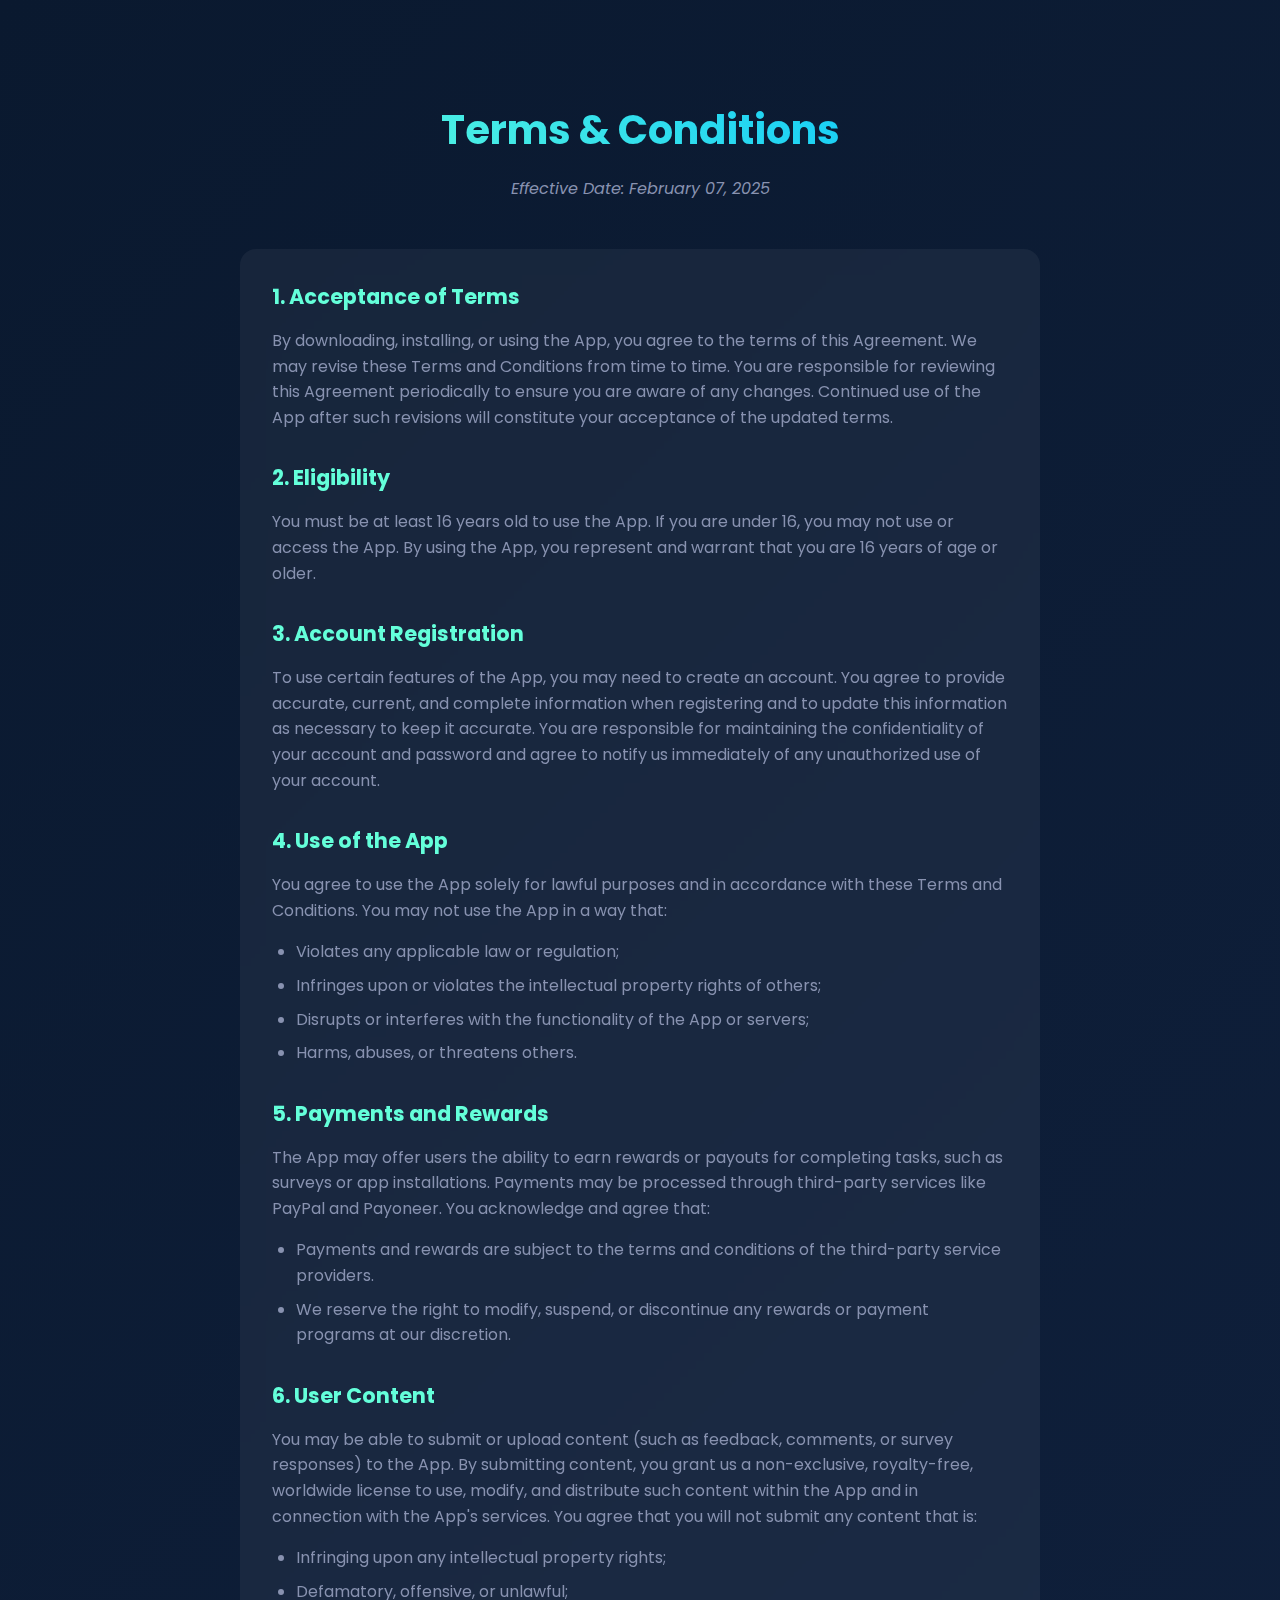
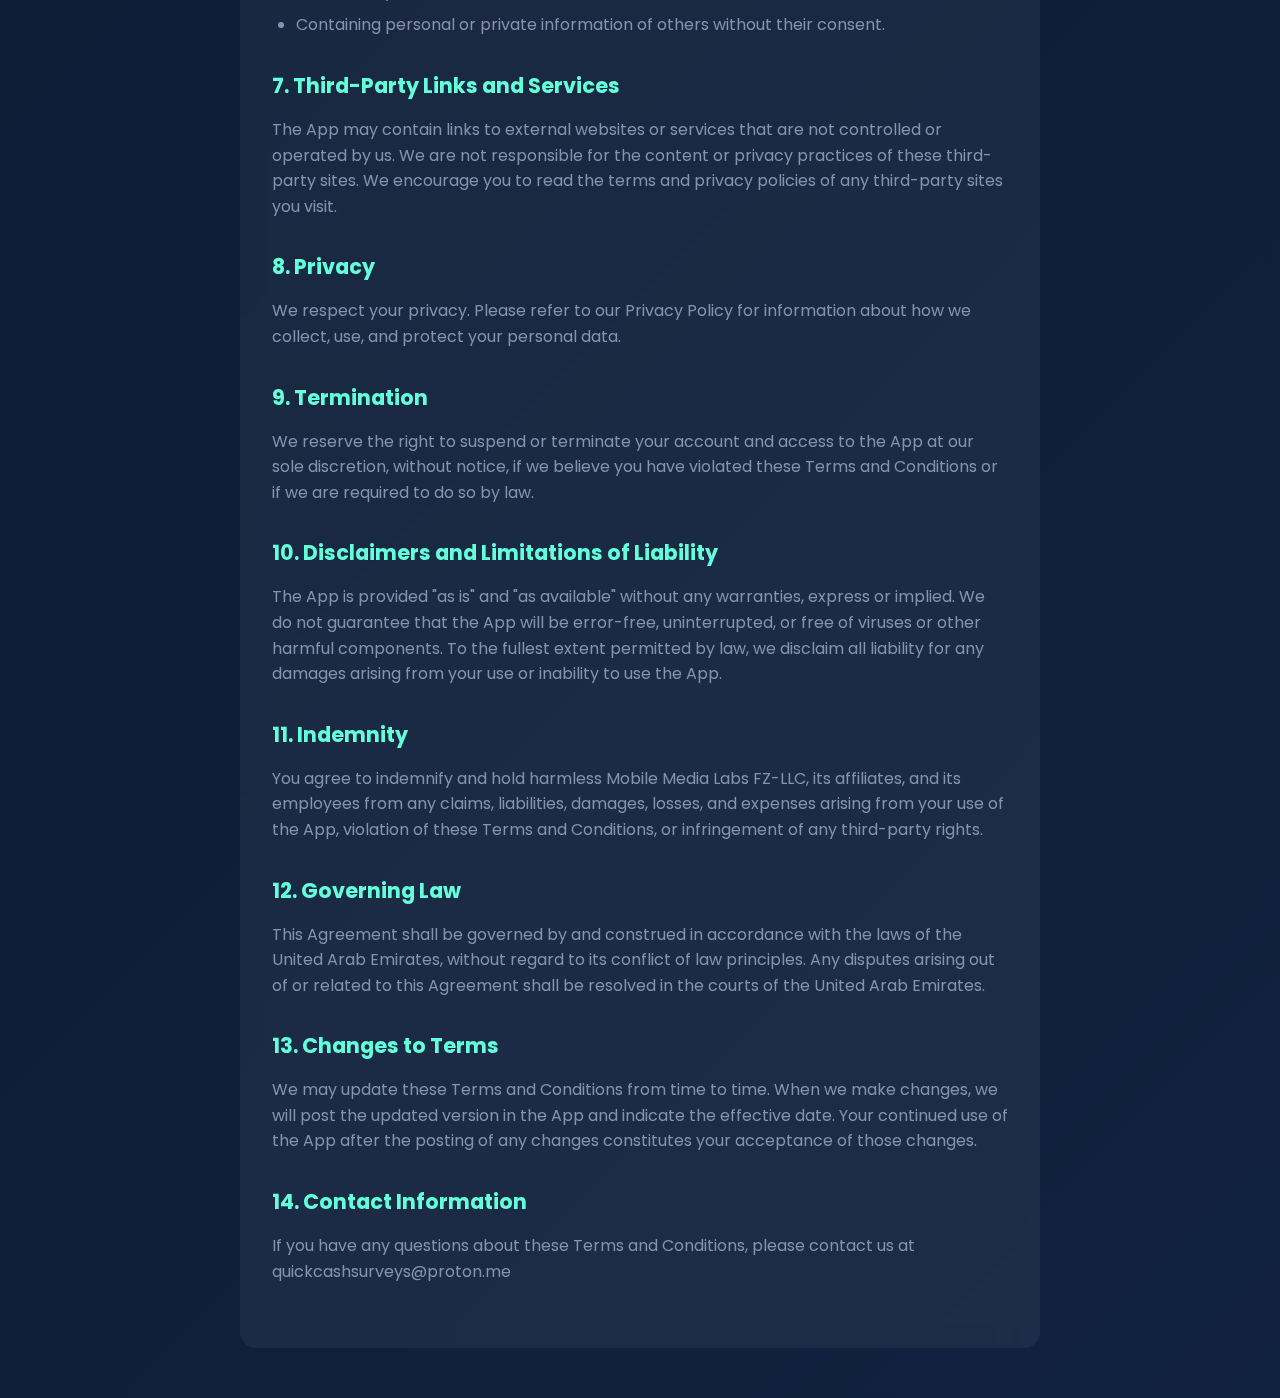
<file: terms-conditon.html>
<!DOCTYPE html>
<html>
<head>
    <meta name="viewport" content="width=device-width, initial-scale=1.0">
    <link rel="stylesheet" href="style/style.css">
    <link href="https://fonts.googleapis.com/css2?family=Poppins:wght@300;400;500;600;700;800&display=swap" rel="stylesheet">
    <link href="https://cdnjs.cloudflare.com/ajax/libs/font-awesome/6.0.0/css/all.min.css" rel="stylesheet">
    <title>Terms & Conditions - QuickCash</title>
    <style>
        .terms-container {
            padding-top: 100px;
            padding-bottom: 50px;
            max-width: 800px;
            margin: 0 auto;
        }

        .terms-header {
            text-align: center;
            margin-bottom: 3rem;
        }

        .terms-header h1 {
            font-size: 2.5rem;
            background: linear-gradient(45deg, #64ffda, #00bfff);
            -webkit-background-clip: text;
            background-clip: text;
            color: transparent;
            margin-bottom: 1rem;
        }

        .terms-content {
            background: rgba(255, 255, 255, 0.05);
            padding: 2rem;
            border-radius: 16px;
            backdrop-filter: blur(10px);
        }

        .terms-section {
            margin-bottom: 2rem;
        }

        .terms-section h2 {
            color: #64ffda;
            margin-bottom: 1rem;
            font-size: 1.3rem;
        }

        .terms-section p {
            color: #8892b0;
            line-height: 1.6;
            margin-bottom: 1rem;
        }

        .terms-section ul {
            color: #8892b0;
            padding-left: 1.5rem;
            margin-bottom: 1rem;
        }

        .terms-section li {
            margin-bottom: 0.5rem;
            line-height: 1.6;
        }

        .effective-date {
            color: #8892b0;
            font-style: italic;
            text-align: center;
            margin-bottom: 2rem;
        }

        @media (max-width: 768px) {
            .terms-container {
                padding: 80px 15px 30px;
            }

            .terms-header h1 {
                font-size: 2rem;
            }

            .terms-content {
                padding: 1.5rem;
            }
        }
    </style>
</head>
<body>
  

    <div class="terms-container">
        <div class="terms-header">
            <h1>Terms & Conditions</h1>
            <p class="effective-date">Effective Date: February 07, 2025</p>
        </div>
    
        <div class="terms-content">
           
    
            <div class="terms-section">
                <h2>1. Acceptance of Terms</h2>
                <p>By downloading, installing, or using the App, you agree to the terms of this Agreement. We may revise these Terms and Conditions from time to time. You are responsible for reviewing this Agreement periodically to ensure you are aware of any changes. Continued use of the App after such revisions will constitute your acceptance of the updated terms.</p>
            </div>
    
            <div class="terms-section">
                <h2>2. Eligibility</h2>
                <p>You must be at least 16 years old to use the App. If you are under 16, you may not use or access the App. By using the App, you represent and warrant that you are 16 years of age or older.</p>
            </div>
    
            <div class="terms-section">
                <h2>3. Account Registration</h2>
                <p>To use certain features of the App, you may need to create an account. You agree to provide accurate, current, and complete information when registering and to update this information as necessary to keep it accurate. You are responsible for maintaining the confidentiality of your account and password and agree to notify us immediately of any unauthorized use of your account.</p>
            </div>
    
            <div class="terms-section">
                <h2>4. Use of the App</h2>
                <p>You agree to use the App solely for lawful purposes and in accordance with these Terms and Conditions. You may not use the App in a way that:</p>
                <ul>
                    <li>Violates any applicable law or regulation;</li>
                    <li>Infringes upon or violates the intellectual property rights of others;</li>
                    <li>Disrupts or interferes with the functionality of the App or servers;</li>
                    <li>Harms, abuses, or threatens others.</li>
                </ul>
            </div>
    
            <div class="terms-section">
                <h2>5. Payments and Rewards</h2>
                <p>The App may offer users the ability to earn rewards or payouts for completing tasks, such as surveys or app installations. Payments may be processed through third-party services like PayPal and Payoneer. You acknowledge and agree that:</p>
                <ul>
                    <li>Payments and rewards are subject to the terms and conditions of the third-party service providers.</li>
                    <li>We reserve the right to modify, suspend, or discontinue any rewards or payment programs at our discretion.</li>
                </ul>
            </div>
    
            <div class="terms-section">
                <h2>6. User Content</h2>
                <p>You may be able to submit or upload content (such as feedback, comments, or survey responses) to the App. By submitting content, you grant us a non-exclusive, royalty-free, worldwide license to use, modify, and distribute such content within the App and in connection with the App's services. You agree that you will not submit any content that is:</p>
                <ul>
                    <li>Infringing upon any intellectual property rights;</li>
                    <li>Defamatory, offensive, or unlawful;</li>
                    <li>Containing personal or private information of others without their consent.</li>
                </ul>
            </div>
    
            <div class="terms-section">
                <h2>7. Third-Party Links and Services</h2>
                <p>The App may contain links to external websites or services that are not controlled or operated by us. We are not responsible for the content or privacy practices of these third-party sites. We encourage you to read the terms and privacy policies of any third-party sites you visit.</p>
            </div>
    
            <div class="terms-section">
                <h2>8. Privacy</h2>
                <p>We respect your privacy. Please refer to our Privacy Policy for information about how we collect, use, and protect your personal data.</p>
            </div>
    
            <div class="terms-section">
                <h2>9. Termination</h2>
                <p>We reserve the right to suspend or terminate your account and access to the App at our sole discretion, without notice, if we believe you have violated these Terms and Conditions or if we are required to do so by law.</p>
            </div>
    
            <div class="terms-section">
                <h2>10. Disclaimers and Limitations of Liability</h2>
                <p>The App is provided "as is" and "as available" without any warranties, express or implied. We do not guarantee that the App will be error-free, uninterrupted, or free of viruses or other harmful components. To the fullest extent permitted by law, we disclaim all liability for any damages arising from your use or inability to use the App.</p>
            </div>
    
            <div class="terms-section">
                <h2>11. Indemnity</h2>
                <p>You agree to indemnify and hold harmless Mobile Media Labs FZ-LLC, its affiliates, and its employees from any claims, liabilities, damages, losses, and expenses arising from your use of the App, violation of these Terms and Conditions, or infringement of any third-party rights.</p>
            </div>
    
            <div class="terms-section">
                <h2>12. Governing Law</h2>
                <p>This Agreement shall be governed by and construed in accordance with the laws of the United Arab Emirates, without regard to its conflict of law principles. Any disputes arising out of or related to this Agreement shall be resolved in the courts of the United Arab Emirates.</p>
            </div>
    
            <div class="terms-section">
                <h2>13. Changes to Terms</h2>
                <p>We may update these Terms and Conditions from time to time. When we make changes, we will post the updated version in the App and indicate the effective date. Your continued use of the App after the posting of any changes constitutes your acceptance of those changes.</p>
            </div>
    
            <div class="terms-section">
                <h2>14. Contact Information</h2>
                <p>If you have any questions about these Terms and Conditions, please contact us at quickcashsurveys@proton.me</p>
            </div>
        </div>
    </div>

    <!-- Footer section from the original template -->
  
</body>
</html>
</file>
<file: style/style.css>
* {
      margin: 0;
      padding: 0;
      box-sizing: border-box;
      font-family: 'Poppins', sans-serif;
    }

    body {
      background: linear-gradient(135deg, #0a192f, #112240);
      color: white;
      overflow-x: hidden;
    }

    .container {
      width: 100%;
      max-width: 1200px;
      margin: 0 auto;
      padding: 0 20px;
    }

    /* Header */
    header {
      position: fixed;
      top: 0;
      left: 0;
      right: 0;
      z-index: 100;
      background: rgba(10, 25, 47, 0.95);
      backdrop-filter: blur(10px);
      padding: 1rem 20px;
    }

    .header-content {
      max-width: 1200px;
      margin: 0 auto;
      display: flex;
      justify-content: space-between;
      align-items: center;
    }

    .logo {
      font-size: 1.5rem;
      font-weight: bold;
      background: linear-gradient(45deg, #64ffda, #00bfff);
      -webkit-background-clip: text;
      background-clip: text;
      color: transparent;
    }

    nav a {
      color: #8892b0;
      text-decoration: none;
      margin-left: 2rem;
      font-size: 0.9rem;
      transition: color 0.3s;
    }

    /* Hero Section */
    .hero {
      padding-top: 80px;
      min-height: 100vh;
      display: flex;
      align-items: center;
      justify-content: center;
    }

    .hero-content {
      max-width: 600px;
      text-align: center;
      padding: 2rem 0;
    }

    .hero-title {
      font-size: clamp(2rem, 5vw, 3.5rem);
      line-height: 1.2;
      margin-bottom: 1.5rem;
      background: linear-gradient(45deg, #64ffda, #00bfff);
      -webkit-background-clip: text;
      background-clip: text;
      color: transparent;
    }

    .hero-description {
      font-size: clamp(1rem, 2vw, 1.2rem);
      line-height: 1.6;
      color: #8892b0;
      margin-bottom: 2rem;
      padding: 0 1rem;
    }

    /* Slider Section */
    .slider-section {
      padding: 2rem 0;
      margin-top: 2rem;
    }

    .slider-container {
      position: relative;
      max-width: 1000px;
      margin: 0 auto;
      aspect-ratio: 16/9;
      border-radius: 15px;
      overflow: hidden;
      box-shadow: 0 10px 30px rgba(0, 0, 0, 0.3);
    }

    .slider {
      width: 100%;
      height: 100%;
      position: relative;
    }

    .slide {
      position: absolute;
      width: 100%;
      height: 100%;
      opacity: 0;
      transition: opacity 0.5s ease-in-out;
    }

    .slide.active {
      opacity: 1;
    }

    .slide img {
      width: 100%;
      height: 100%;
      object-fit: cover;
    }

    .slider-nav {
      position: absolute;
      bottom: 20px;
      left: 50%;
      transform: translateX(-50%);
      display: flex;
      gap: 10px;
      z-index: 10;
    }

    .slider-dot {
      width: 12px;
      height: 12px;
      border-radius: 50%;
      background: rgba(255, 255, 255, 0.5);
      cursor: pointer;
      transition: background 0.3s;
    }

    .slider-dot.active {
      background: #64ffda;
    }

    /* Download Buttons */
    .download-buttons {
      display: flex;
      justify-content: center;
      gap: 1rem;
      flex-wrap: wrap;
    }

    .download-btn {
      padding: 0.8rem 1.5rem;
      border-radius: 8px;
      border: 1px solid rgba(100, 255, 218, 0.3);
      background: rgba(100, 255, 218, 0.1);
      color: #64ffda;
      font-size: 0.9rem;
      font-weight: 500;
      cursor: pointer;
      transition: all 0.3s;
      min-width: 150px;
      max-width: 200px;
    }

    .download-btn:hover {
      background: rgba(100, 255, 218, 0.2);
      transform: translateY(-2px);
    }

    /* Features Section */
    .features {
      padding: 4rem 0;
    }

    .features-grid {
      display: grid;
      grid-template-columns: repeat(auto-fit, minmax(280px, 1fr));
      gap: 2rem;
      margin-top: 3rem;
    }

    .feature-card {
      background: rgba(255, 255, 255, 0.05);
      padding: 2rem;
      border-radius: 16px;
      backdrop-filter: blur(10px);
      transition: transform 0.3s;
    }

    .feature-card:hover {
      transform: translateY(-5px);
    }

    /* Mobile Styles */
    @media (max-width: 768px) {
      .container {
        padding: 0 15px;
      }

      header {
        padding: 0.8rem 5px;
      }

      nav {
        display: none;
      }

      .hero {
        padding-top: 30px;
      }

      .slider-container {
        aspect-ratio: 3/4;
        margin: 1rem 15px;
      }

      .slide img {
        object-fit: contain;
        background: rgba(10, 25, 47, 0.9);
      }

      .download-buttons {
        padding: 0 15px;
      }

      .download-btn {
        padding: 0.7rem 1.2rem;
        min-width: 130px;
        font-size: 0.85rem;
      }
    }

    /* Mobile Menu */
    .menu-btn {
      display: none;
      font-size: 1.5rem;
      color: #64ffda;
      cursor: pointer;
    }

    .mobile-nav {
      display: none;
      position: fixed;
      top: 60px;
      left: 0;
      right: 0;
      background: rgba(10, 25, 47, 0.98);
      padding: 1rem;
      transform: translateY(-100%);
      transition: transform 0.3s ease;
      z-index: 99;
    }

    @media (max-width: 768px) {
      .menu-btn {
        display: block;
      }

      .mobile-nav {
        display: block;
      }

      .mobile-nav.active {
        transform: translateY(0);
      }

      .mobile-nav a {
        display: block;
        padding: 0.8rem 1rem;
        color: #8892b0;
        text-decoration: none;
        text-align: center;
        border-bottom: 1px solid rgba(255, 255, 255, 0.1);
      }
    }

    .download-guide {
      padding: 5rem 0;
      background: rgba(10, 25, 47, 0.5);
    }
    
    .section-title {
      text-align: center;
      font-size: 2.5rem;
      margin-bottom: 3rem;
      background: linear-gradient(45deg, #64ffda, #00bfff);
      -webkit-background-clip: text;
      background-clip: text;
      color: transparent;
    }
    
    .download-steps {
      display: grid;
      grid-template-columns: repeat(auto-fit, minmax(280px, 1fr));
      gap: 2rem;
      margin-bottom: 4rem;
    }
    
    .step-card {
      background: rgba(255, 255, 255, 0.05);
      padding: 2rem;
      border-radius: 16px;
      text-align: center;
      position: relative;
      transition: transform 0.3s ease;
      display: flex;
      flex-direction: column;
    }
    
    .step-card:hover {
      transform: translateY(-10px);
    }
    
    .step-number {
      position: absolute;
      top: -15px;
      left: -15px;
      width: 40px;
      height: 40px;
      background: linear-gradient(45deg, #64ffda, #00bfff);
      border-radius: 50%;
      display: flex;
      align-items: center;
      justify-content: center;
      font-weight: bold;
      font-size: 1.2rem;
    }
    
    .step-icon {
      font-size: 2.5rem;
      color: #64ffda;
      margin-bottom: 1.5rem;
    }
    
    .step-card h3 {
      margin-bottom: 1rem;
      color: #fff;
    }
    
    .step-card p {
      color: #8892b0;
      line-height: 1.6;
      margin-bottom: 1.5rem;
    }
    
    .step-buttons {
      margin-top: auto;
      display: flex;
      flex-direction: column;
      gap: 0.8rem;
    }
    
    .step-btn {
      display: inline-block;
      padding: 0.8rem 1.5rem;
      border-radius: 8px;
      text-decoration: none;
      transition: all 0.3s ease;
      font-weight: 500;
    }
    
    .step-btn.primary {
      background: linear-gradient(45deg, #64ffda, #00bfff);
      color: #0a192f;
    }
    
    .step-btn.secondary {
      background: rgba(100, 255, 218, 0.1);
      color: #64ffda;
      border: 1px solid rgba(100, 255, 218, 0.3);
    }
    
    .step-btn:hover {
      transform: translateY(-2px);
      opacity: 0.9;
    }
    
    .download-cta {
      text-align: center;
      margin-top: 4rem;
      padding: 2rem;
      background: rgba(255, 255, 255, 0.05);
      border-radius: 16px;
    }
    
    .download-cta h3 {
      font-size: 1.8rem;
      margin-bottom: 1rem;
      color: #fff;
    }
    
    .download-cta p {
      color: #8892b0;
      margin-bottom: 2rem;
    }
    
    .store-buttons {
      display: flex;
      justify-content: center;
    }
    
    .store-btn {
      display: flex;
      align-items: center;
      gap: 1rem;
      padding: 1rem 2rem;
      background: linear-gradient(45deg, #64ffda, #00bfff);
      border-radius: 12px;
      color: #0a192f;
      text-decoration: none;
      transition: all 0.3s ease;
    }
    
    .store-btn:hover {
      transform: translateY(-2px);
      opacity: 0.9;
    }
    
    .store-btn i {
      font-size: 2rem;
    }
    
    .btn-text {
      text-align: left;
    }
    
    .btn-text span {
      display: block;
      font-size: 0.8rem;
      opacity: 0.8;
    }
    
    .btn-text strong {
      font-size: 1.2rem;
    }
    
    @media (max-width: 768px) {
      .download-guide {
        padding: 3rem 1rem;
      }
      
      .section-title {
        font-size: 2rem;
      }
      
      .download-steps {
        gap: 1.5rem;
      }
      
      .step-card {
        padding: 1.5rem;
      }
      
      .store-btn {
        width: 100%;
        justify-content: center;
        padding: 0.8rem 1.5rem;
      }
    }
</file>
<file: style/payment.css>
/* Base Styles & Variables */
:root {
    --primary-bg: #0F172A;
    --secondary-bg: #1E293B;
    --accent-color: #3B82F6;
    --text-primary: #E2E8F0;
    --text-secondary: #94A3B8;
    --success-color: #2ecc71;
    --pending-color: #f1c40f;
    --error-color: #e74c3c;
    --card-shadow: 0 4px 20px rgba(0, 0, 0, 0.2);
    --transition-speed: 0.3s;
}

* {
    margin: 0;
    padding: 0;
    box-sizing: border-box;
    font-family: 'Poppins', sans-serif;
}

body {
    background: var(--primary-bg);
    color: var(--text-primary);
    min-height: 100vh;
    line-height: 1.6;
}

.container {
    max-width: 1400px;
    margin: 0 auto;
    padding: 20px;
}

/* Banner/Header Styles */
.banner {
    background: linear-gradient(135deg, #2c3e50, #3498db);
    padding: 2rem;
    border-radius: 0 0 25px 25px;
    box-shadow: var(--card-shadow);
    margin-bottom: 2rem;
    animation: slideDown 0.5s ease-out;
}

.banner h1 {
    font-size: clamp(1.5rem, 5vw, 2.5rem);
    font-weight: 800;
    text-align: center;
    margin-bottom: 0.5rem;
    background: linear-gradient(45deg, #fff, #e2e8f0);
    -webkit-background-clip: text;
    background-clip: text;
    color: transparent;
    text-shadow: 2px 2px 4px rgba(0, 0, 0, 0.2);
}

.banner p {
    color: rgba(255, 255, 255, 0.9);
    text-align: center;
    font-size: clamp(0.9rem, 2vw, 1.1rem);
}

/* Controls Section */
.controls {
    display: flex;
    gap: 1rem;
    margin-bottom: 1.5rem;
    flex-wrap: wrap;
}

.search-box {
    flex: 1;
    min-width: 200px;
    position: relative;
}

.search-box input {
    width: 100%;
    padding: 0.8rem 1rem 0.8rem 2.5rem;
    border: none;
    border-radius: 8px;
    background: rgba(255, 255, 255, 0.1);
    color: var(--text-primary);
    font-size: 0.9rem;
}

.search-box i {
    position: absolute;
    left: 1rem;
    top: 50%;
    transform: translateY(-50%);
    color: var(--text-secondary);
}

.filter-box select {
    padding: 0.8rem 1.5rem;
    border: none;
    border-radius: 8px;
    background: rgba(255, 255, 255, 0.1);
    color: var(--text-primary);
    cursor: pointer;
}

/* Table Styles */
.table-container {
    background: var(--secondary-bg);
    border-radius: 15px;
    overflow: hidden;
    box-shadow: var(--card-shadow);
    animation: fadeIn 0.5s ease-out;
}

.table-header {
    display: grid;
    grid-template-columns: 0.5fr 1.5fr 1fr 1fr 1fr;
    padding: 1rem;
    background: rgba(255, 255, 255, 0.05);
    border-bottom: 1px solid rgba(255, 255, 255, 0.1);
    position: sticky;
    top: 0;
    backdrop-filter: blur(10px);
}

.table-row {
    display: grid;
    grid-template-columns: 0.5fr 1.5fr 1fr 1fr 1fr;
    padding: 1rem;
    border-bottom: 1px solid rgba(255, 255, 255, 0.05);
    transition: all var(--transition-speed) ease;
    animation: slideIn 0.3s ease-out forwards;
}

.table-row:hover {
    background: rgba(255, 255, 255, 0.05);
    transform: translateX(5px);
}

/* Status Pills */
.status-pill {
    padding: 0.5rem 1rem;
    border-radius: 20px;
    font-weight: 600;
    text-align: center;
    width: fit-content;
    transition: all var(--transition-speed) ease;
}

.status-completed {
    background: rgba(46, 204, 113, 0.15);
    color: var(--success-color);
}

.status-pending {
    background: rgba(241, 196, 15, 0.15);
    color: var(--pending-color);
}

/* Loading States */
.skeleton-loader {
    padding: 1rem;
}

.skeleton-row {
    height: 40px;
    background: linear-gradient(90deg, 
        var(--secondary-bg) 25%,
        rgba(255, 255, 255, 0.05) 50%,
        var(--secondary-bg) 75%
    );
    background-size: 200% 100%;
    animation: loading 1.5s infinite;
    margin-bottom: 0.5rem;
    border-radius: 4px;
}

.loading-spinner {
    display: none;
    justify-content: center;
    align-items: center;
    padding: 2rem;
    flex-direction: column;
    gap: 1rem;
}

.spinner {
    width: 40px;
    height: 40px;
    border: 4px solid rgba(255, 255, 255, 0.1);
    border-left-color: var(--accent-color);
    border-radius: 50%;
    animation: spin 1s linear infinite;
}

/* Pagination */
.pagination {
    display: flex;
    justify-content: center;
    align-items: center;
    gap: 1rem;
    padding: 1.5rem;
    background: var(--secondary-bg);
    border-radius: 0 0 15px 15px;
}

.page-btn {
    background: var(--accent-color);
    border: none;
    padding: 0.8rem 1.2rem;
    border-radius: 8px;
    color: white;
    cursor: pointer;
    transition: all var(--transition-speed) ease;
}

.page-btn:hover:not(:disabled) {
    transform: translateY(-2px);
    box-shadow: 0 4px 12px rgba(59, 130, 246, 0.3);
}

.page-btn:disabled {
    opacity: 0.5;
    cursor: not-allowed;
}

/* Toast Notifications */
.toast-container {
    position: fixed;
    bottom: 20px;
    right: 20px;
    z-index: 1000;
}

.toast {
    padding: 1rem 1.5rem;
    border-radius: 8px;
    margin-bottom: 0.5rem;
    background: var(--secondary-bg);
    color: var(--text-primary);
    box-shadow: var(--card-shadow);
    animation: slideIn 0.3s ease-out;
}

/* Animations */
@keyframes slideDown {
    from {
        transform: translateY(-50px);
        opacity: 0;
    }
    to {
        transform: translateY(0);
        opacity: 1;
    }
}

@keyframes fadeIn {
    from { opacity: 0; }
    to { opacity: 1; }
}

@keyframes slideIn {
    from {
        opacity: 0;
        transform: translateX(-20px);
    }
    to {
        opacity: 1;
        transform: translateX(0);
    }
}

@keyframes loading {
    to { background-position: -200% 0; }
}

@keyframes spin {
    to { transform: rotate(360deg); }
}

/* Responsive Design */
@media (max-width: 1024px) {
    .container { padding: 10px; }
    
    .table-container {
        margin: 0 -10px;
        border-radius: 0;
    }
}

@media (max-width: 768px) {
    .table-header { display: none; }
    
    .table-row {
        display: flex;
        flex-direction: column;
        padding: 1.5rem;
        gap: 0.8rem;
    }
    
    .table-row span {
        display: flex;
        justify-content: space-between;
        align-items: center;
    }
    
    .table-row span::before {
        content: attr(data-label);
        font-weight: 600;
        color: var(--text-secondary);
    }
    
    .controls {
        flex-direction: column;
    }
    
    .status-pill {
        margin-left: auto;
    }
}
.faq-section {
    padding: 4rem 0;
    background: rgba(255, 255, 255, 0.02);
  }

  .section-title {
    text-align: center;
    font-size: 2rem;
    margin-bottom: 3rem;
    background: linear-gradient(45deg, #64ffda, #00bfff);
    -webkit-background-clip: text;
    background-clip: text;
    color: transparent;
  }

  .faq-grid {
    display: grid;
    gap: 1.5rem;
    max-width: 800px;
    margin: 0 auto;
  }

  .faq-item {
    background: rgba(255, 255, 255, 0.05);
    border-radius: 12px;
    overflow: hidden;
    transition: all 0.3s ease;
  }

  .faq-item:hover {
    transform: translateY(-2px);
    box-shadow: 0 4px 20px rgba(0, 0, 0, 0.2);
  }

  .faq-header {
    padding: 1.5rem;
    display: flex;
    justify-content: space-between;
    align-items: center;
    cursor: pointer;
    background: rgba(255, 255, 255, 0.03);
  }

  .faq-header h3 {
    font-size: 1.1rem;
    color: #64ffda;
    margin: 0;
  }

  .faq-icon {
    color: #64ffda;
    font-size: 1.5rem;
    transition: transform 0.3s ease;
  }

  .faq-item.active .faq-icon {
    transform: rotate(45deg);
  }

  .faq-content {
    max-height: 0;
    overflow: hidden;
    transition: all 0.3s ease;
  }

  .faq-item.active .faq-content {
    max-height: 200px;
    padding: 1.5rem;
  }

  .faq-content p {
    margin: 0;
    color: #8892b0;
    line-height: 1.6;
  }

  @media (max-width: 768px) {
    .faq-section {
      padding: 3rem 1rem;
    }

    .section-title {
      font-size: 1.75rem;
    }

    .faq-header h3 {
      font-size: 1rem;
    }
  }
</file>
